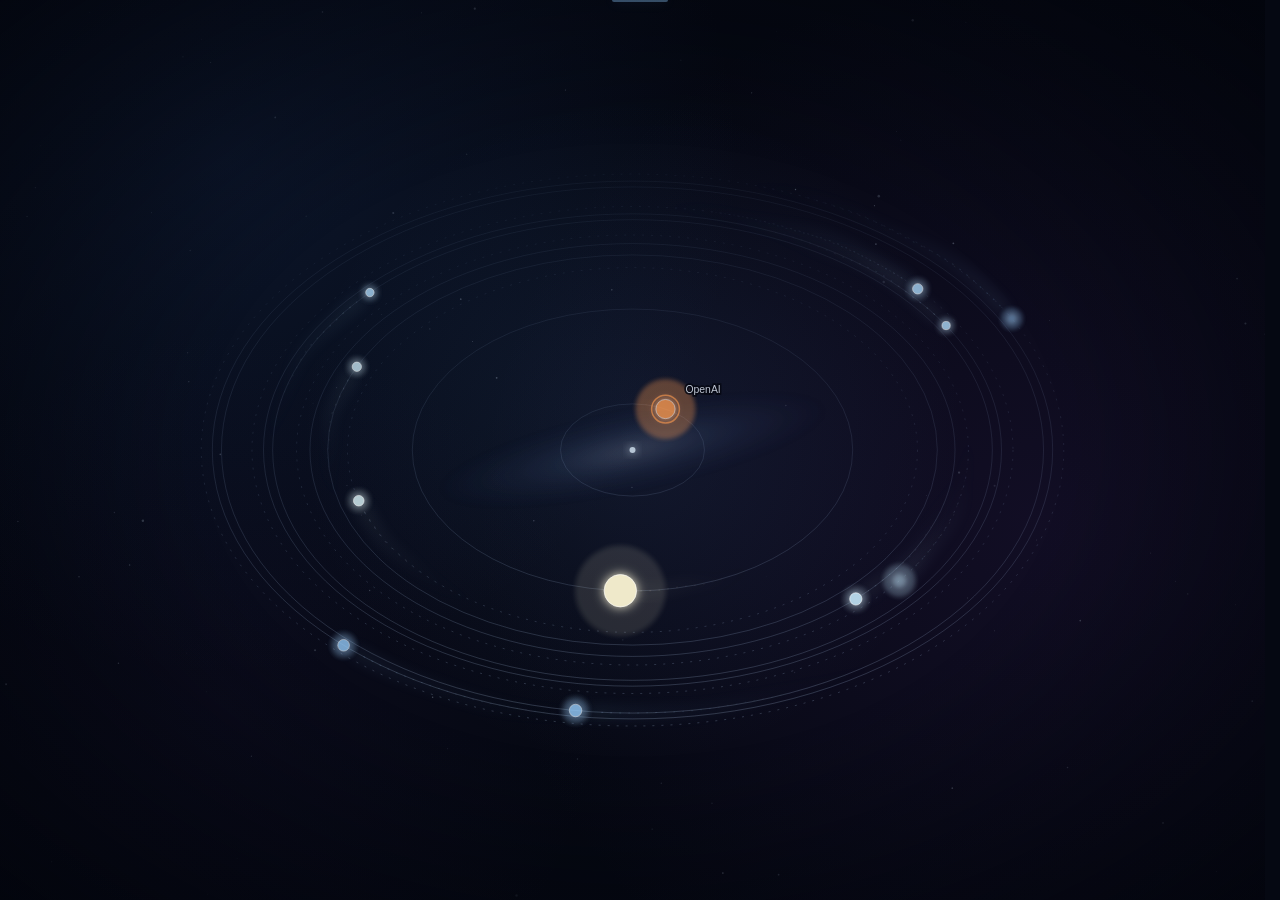
<file: outputs/index.html>
<!doctype html>
<html lang="en">
<head>
  <meta charset="utf-8">
  <meta name="viewport" content="width=device-width, initial-scale=1">
  <meta name="description" content="Analyzing neolabs.">
  <title>Space</title>
  <link rel="icon" href="data:image/svg+xml,%3Csvg xmlns='http://www.w3.org/2000/svg' viewBox='0 0 64 64'%3E%3Ctext y='54' font-size='54'%3E%F0%9F%8C%8C%3C/text%3E%3C/svg%3E">
  <link rel="stylesheet" href="site.css?v=space-detail-layer">
</head>
<body data-page="space">
  <header class="site-header space-chrome">
    <nav class="view-nav" aria-label="Views">
      <a class="is-current" href="index.html" data-view-link data-target="index.html">Space</a>
      <a href="radar-profiles.html" data-view-link data-target="radar-profiles.html">Radar</a>
      <a href="tech-web.html" data-view-link data-target="tech-web.html">Tech web</a>
    </nav>
  </header>
  <main class="view-main architecture-main">
    <section id="architecture-stage" class="architecture-stage" data-view="orbits" aria-label="Neolabs in concentric formation-time orbits">
      <svg class="architecture-svg" role="img"></svg>
      <div class="space-search" data-space-search>
        <form class="space-search-form" data-space-search-form role="search">
          <label class="space-search-label" for="space-lab-search">Search labs</label>
          <span class="space-search-icon" aria-hidden="true">⌕</span>
          <input id="space-lab-search" class="space-search-input" data-space-search-input type="search" autocomplete="off" spellcheck="false" placeholder="Search labs…" aria-controls="space-lab-search-results" aria-expanded="false">
          <kbd class="space-search-shortcut" aria-hidden="true">/</kbd>
        </form>
        <div id="space-lab-search-results" class="space-search-results" data-space-search-results role="listbox" aria-label="Matching labs" hidden></div>
      </div>
      <div class="space-axis-controls" role="group" aria-label="Space grid axes">
        <label class="space-axis-control-y">
          <select id="space-y-axis" aria-label="Y axis"></select>
        </label>
        <label class="space-axis-control-x">
          <select id="space-x-axis" aria-label="X axis"></select>
        </label>
      </div>
      <aside id="architecture-detail" class="star-detail" aria-live="polite" hidden>
        <button id="architecture-detail-close" class="star-detail-close" type="button" aria-label="Close lab details">×</button>
        <div id="architecture-confidence" class="star-detail-kicker"></div>
        <h2><a id="architecture-name" class="star-detail-title-link" target="_blank" rel="noopener noreferrer"></a></h2>
        <p id="architecture-note"></p>
        <div id="architecture-related-views" class="star-related-views" aria-label="Related views">
          <a id="architecture-radar-link" class="mini-view-card" href="radar-profiles.html">
            <span class="mini-view-label">Radar profile</span>
            <svg class="mini-view-svg mini-radar-svg" viewBox="0 0 160 90" role="img" aria-label="Radar profile snapshot"></svg>
          </a>
          <a id="architecture-tech-web-link" class="mini-view-card" href="tech-web.html">
            <span class="mini-view-label">Tech web</span>
            <svg class="mini-view-svg mini-tech-web-svg" viewBox="0 0 160 90" role="img" aria-label="Tech web snapshot"></svg>
          </a>
        </div>
        <div id="architecture-profile" class="star-metrics"></div>
        <div id="architecture-people" class="star-people"></div>
        <div id="architecture-funding" class="funding-table-wrap"></div>
      </aside>
      <div class="star-legend" aria-label="Space map legend">
        <span><i class="star-key star-key-core"></i>Core · amount raised</span>
        <span><i class="star-key star-key-halo"></i>Halo · latest valuation</span>
        <span><i class="star-age-scale"></i>Older · newer</span>
        <span><i class="star-key star-key-gas"></i>Diffusivity · disclosure confidence</span>
      </div>
      <p class="source-note last-updated space-last-updated" data-last-updated></p>
      <div class="space-chrome-cue" aria-hidden="true"></div>
    </section>
  </main>
  <script src="neolabs-data.js"></script>
  <script src="tech-web-data.js"></script>
  <script src="app.js?v=space-detail-layer"></script>
</body>
</html>
</file>
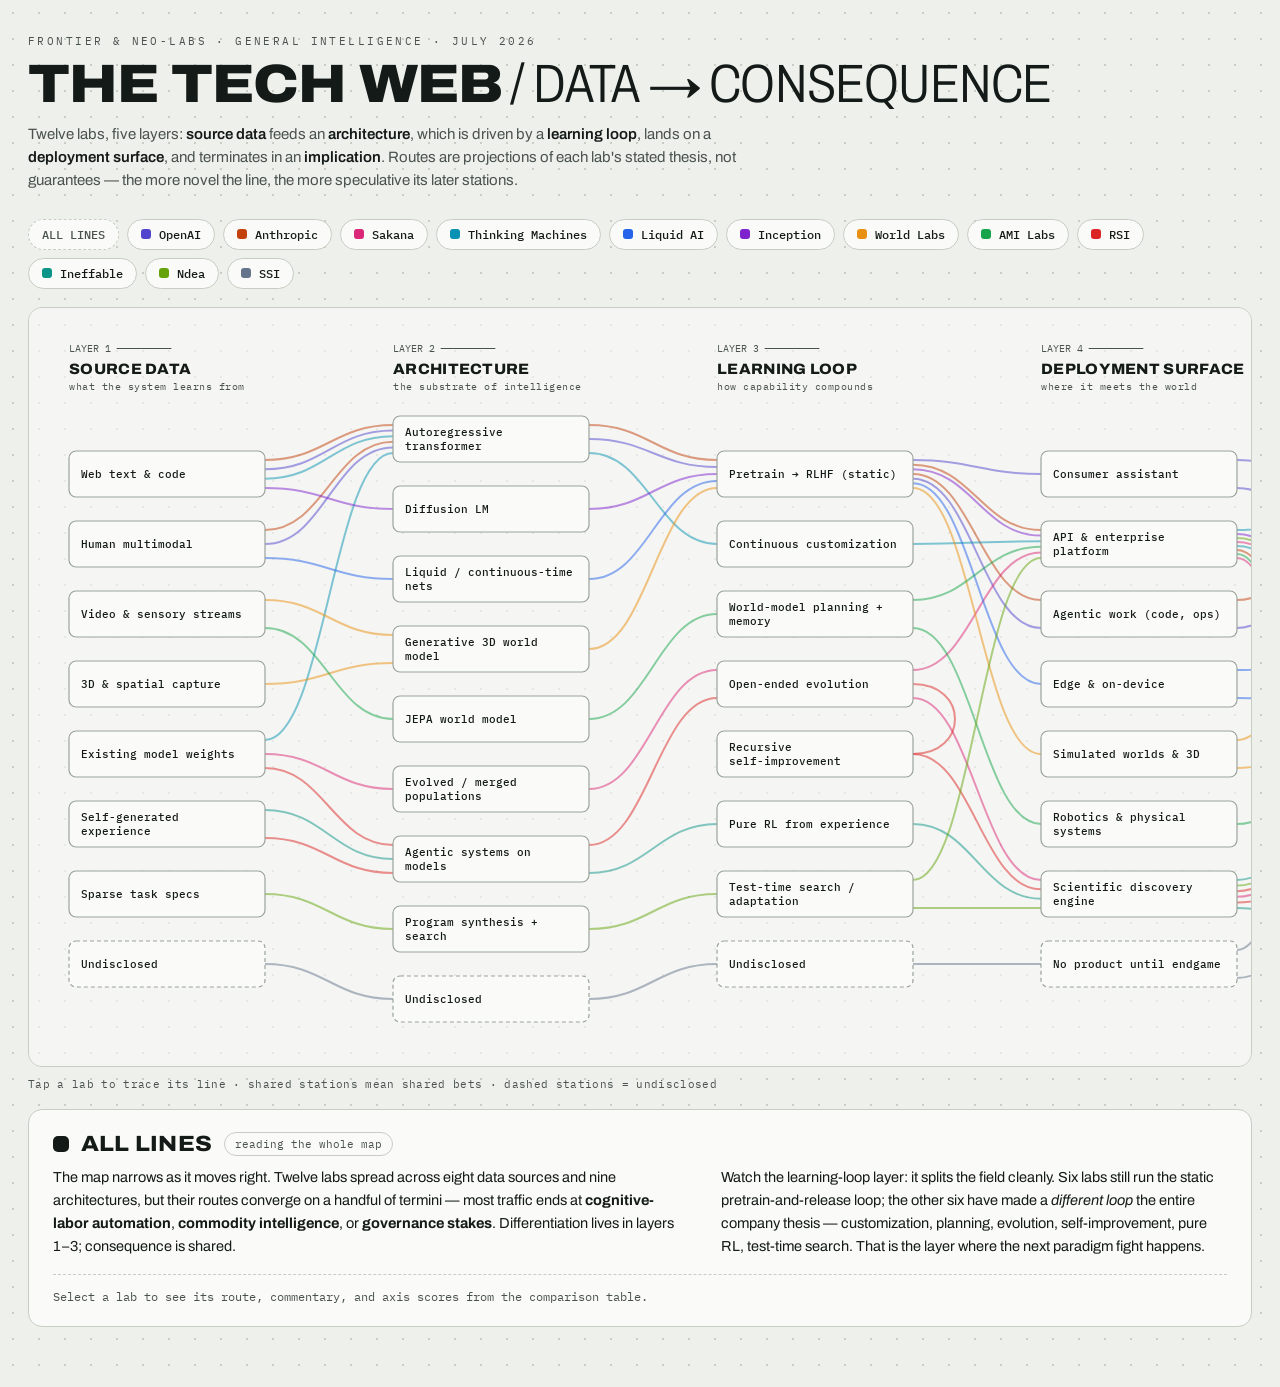
<file: assets/tech-web.html>
<!DOCTYPE html>
<html lang="en">
<head>
<meta charset="UTF-8">
<meta name="viewport" content="width=device-width, initial-scale=1.0">
<title>The Tech Web — Twelve Bets on General Intelligence</title>
<link rel="preconnect" href="https://fonts.googleapis.com">
<link href="https://fonts.googleapis.com/css2?family=Archivo:wdth,wght@62..125,300..900&family=IBM+Plex+Mono:wght@400;500;600&display=swap" rel="stylesheet">
<style>
  :root{
    --paper:#EEF0EB;
    --paper-2:#E6E9E2;
    --ink:#141A18;
    --ink-soft:#4A524E;
    --line:#C8CDC4;
    --node:#FAFBF8;
    --node-line:#9AA39B;
  }
  *{box-sizing:border-box;margin:0;padding:0}
  html,body{background:var(--paper);color:var(--ink);font-family:'Archivo',sans-serif}
  body{
    background-image:radial-gradient(circle, #C9CEC5 1px, transparent 1px);
    background-size:26px 26px;
    min-height:100vh;
  }
  .wrap{max-width:1640px;margin:0 auto;padding:34px 28px 60px}

  header .eyebrow{
    font-family:'IBM Plex Mono',monospace;font-size:11px;letter-spacing:.22em;
    text-transform:uppercase;color:var(--ink-soft);margin-bottom:10px;
  }
  header h1{
    font-stretch:112%;font-weight:850;font-size:clamp(30px,4.4vw,54px);
    line-height:.98;letter-spacing:-.015em;text-transform:uppercase;
  }
  header h1 .thin{font-weight:300;font-stretch:80%}
  header .sub{
    margin-top:12px;max-width:760px;font-size:15px;line-height:1.55;color:var(--ink-soft);
  }
  header .sub b{color:var(--ink);font-weight:600}

  /* legend chips */
  .legend{display:flex;flex-wrap:wrap;gap:8px;margin:26px 0 18px}
  .chip{
    display:inline-flex;align-items:center;gap:8px;
    font-family:'IBM Plex Mono',monospace;font-size:12px;font-weight:500;
    padding:7px 13px;border:1.5px solid var(--line);border-radius:999px;
    background:var(--node);color:var(--ink);cursor:pointer;
    transition:border-color .15s, background .15s, opacity .15s, transform .1s;
  }
  .chip .dot{width:10px;height:10px;border-radius:3px;background:var(--c)}
  .chip:hover{border-color:var(--c);transform:translateY(-1px)}
  .chip:focus-visible{outline:2px solid var(--ink);outline-offset:2px}
  .chip[aria-pressed="true"]{background:var(--c);border-color:var(--c);color:#fff}
  .chip[aria-pressed="true"] .dot{background:#fff}
  .chip.reset{border-style:dashed;color:var(--ink-soft)}
  body.has-selection .chip:not([aria-pressed="true"]):not(.reset){opacity:.45}

  /* map */
  .map-shell{
    border:1.5px solid var(--line);border-radius:14px;background:rgba(250,251,248,.6);
    overflow-x:auto;overflow-y:hidden;
    -webkit-overflow-scrolling:touch;
  }
  svg{display:block}
  .layer-head{font-stretch:105%;font-weight:800;font-size:15px;letter-spacing:.02em;text-transform:uppercase;fill:var(--ink)}
  .layer-sub{font-family:'IBM Plex Mono',monospace;font-size:10px;fill:var(--ink-soft);letter-spacing:.05em}
  .layer-num{font-family:'IBM Plex Mono',monospace;font-size:10px;fill:var(--ink-soft)}
  .node rect{fill:var(--node);stroke:var(--node-line);stroke-width:1.2;rx:7}
  .node.unk rect{stroke-dasharray:4 3}
  .node text{font-family:'IBM Plex Mono',monospace;font-size:11px;font-weight:500;fill:var(--ink)}
  .node.dim rect{opacity:.35}
  .node.dim text{opacity:.3}
  .node.lit rect{stroke:var(--ink);stroke-width:1.6}

  .edge{fill:none;stroke-linecap:round;transition:opacity .2s, stroke-width .2s}
  .edge.base{stroke-width:2;opacity:.5}
  .edge.faded{opacity:.05}
  .edge.lit{stroke-width:3.6;opacity:1}
  @media (prefers-reduced-motion: no-preference){
    .edge.lit.animate{stroke-dasharray:8 6;animation:flow 1.2s linear infinite}
    @keyframes flow{to{stroke-dashoffset:-14}}
  }

  /* narrative panel */
  .panel{
    margin-top:18px;border:1.5px solid var(--line);border-radius:14px;
    background:var(--node);padding:22px 24px;
    display:grid;grid-template-columns:minmax(0,1.25fr) minmax(0,1fr);gap:10px 36px;
  }
  .panel .title-row{display:flex;align-items:center;gap:12px;grid-column:1/-1}
  .panel .swatch{width:16px;height:16px;border-radius:5px;background:var(--c,var(--ink))}
  .panel h2{font-stretch:110%;font-weight:800;font-size:22px;text-transform:uppercase;letter-spacing:.01em}
  .panel .tag{
    font-family:'IBM Plex Mono',monospace;font-size:11px;color:var(--ink-soft);
    border:1px solid var(--line);border-radius:999px;padding:4px 10px;white-space:nowrap;
  }
  .panel .route{
    font-family:'IBM Plex Mono',monospace;font-size:12px;line-height:1.9;color:var(--ink);
  }
  .panel .route .arrow{color:var(--ink-soft);padding:0 4px}
  .panel .route .stn{background:var(--paper-2);border-radius:4px;padding:2px 7px;white-space:nowrap;display:inline-block;margin:2px 0}
  .panel .commentary{font-size:14.5px;line-height:1.6;color:var(--ink)}
  .panel .commentary p+p{margin-top:10px}
  .panel .scores{
    grid-column:1/-1;margin-top:6px;padding-top:14px;border-top:1px dashed var(--line);
    font-family:'IBM Plex Mono',monospace;font-size:11.5px;color:var(--ink-soft);
    display:flex;flex-wrap:wrap;gap:8px 22px;
  }
  .panel .scores b{color:var(--ink);font-weight:600}
  .hint{font-family:'IBM Plex Mono',monospace;font-size:11px;color:var(--ink-soft);margin-top:10px;letter-spacing:.03em}

  @media (max-width:860px){
    .panel{grid-template-columns:1fr}
    .wrap{padding:24px 14px 50px}
  }
</style>
</head>
<body>
<div class="wrap">
  <header>
    <div class="eyebrow">Frontier &amp; neo-labs · general intelligence · July 2026</div>
    <h1>The Tech Web<span class="thin"> / data → consequence</span></h1>
    <p class="sub">Twelve labs, five layers: <b>source data</b> feeds an <b>architecture</b>, which is driven by a <b>learning loop</b>, lands on a <b>deployment surface</b>, and terminates in an <b>implication</b>. Routes are projections of each lab's stated thesis, not guarantees — the more novel the line, the more speculative its later stations.</p>
  </header>

  <div class="legend" id="legend" role="toolbar" aria-label="Select a lab to trace its route"></div>

  <div class="map-shell"><svg id="map" role="img" aria-label="Layered route map of AI labs from source data to implications"></svg></div>
  <div class="hint">Tap a lab to trace its line · shared stations mean shared bets · dashed stations = undisclosed</div>

  <div class="panel" id="panel"></div>
</div>

<script>
(function(){
  var COLW = 196, XGAP = 128, TOP = 108, PITCH = 70, NH = 46;

  var layers = [
    {name:"Source data", sub:"what the system learns from", nodes:[
      {id:"d_text",  label:"Web text & code"},
      {id:"d_multi", label:"Human multimodal"},
      {id:"d_video", label:"Video & sensory streams"},
      {id:"d_3d",    label:"3D & spatial capture"},
      {id:"d_models",label:"Existing model weights"},
      {id:"d_exp",   label:"Self-generated experience"},
      {id:"d_tasks", label:"Sparse task specs"},
      {id:"d_unk",   label:"Undisclosed", unk:true}
    ]},
    {name:"Architecture", sub:"the substrate of intelligence", nodes:[
      {id:"a_ar",    label:"Autoregressive transformer"},
      {id:"a_diff",  label:"Diffusion LM"},
      {id:"a_liquid",label:"Liquid / continuous-time nets"},
      {id:"a_wm3d",  label:"Generative 3D world model"},
      {id:"a_jepa",  label:"JEPA world model"},
      {id:"a_evo",   label:"Evolved / merged populations"},
      {id:"a_agent", label:"Agentic systems on models"},
      {id:"a_ps",    label:"Program synthesis + search"},
      {id:"a_unk",   label:"Undisclosed", unk:true}
    ]},
    {name:"Learning loop", sub:"how capability compounds", nodes:[
      {id:"l_pretrain",label:"Pretrain → RLHF (static)"},
      {id:"l_finetune",label:"Continuous customization"},
      {id:"l_plan",  label:"World-model planning + memory"},
      {id:"l_open",  label:"Open-ended evolution"},
      {id:"l_self",  label:"Recursive self-improvement"},
      {id:"l_rl",    label:"Pure RL from experience"},
      {id:"l_tts",   label:"Test-time search / adaptation"},
      {id:"l_unk",   label:"Undisclosed", unk:true}
    ]},
    {name:"Deployment surface", sub:"where it meets the world", nodes:[
      {id:"s_chat",  label:"Consumer assistant"},
      {id:"s_api",   label:"API & enterprise platform"},
      {id:"s_agents",label:"Agentic work (code, ops)"},
      {id:"s_edge",  label:"Edge & on-device"},
      {id:"s_sim",   label:"Simulated worlds & 3D"},
      {id:"s_robot", label:"Robotics & physical systems"},
      {id:"s_sci",   label:"Scientific discovery engine"},
      {id:"s_none",  label:"No product until endgame", unk:true}
    ]},
    {name:"Implication", sub:"business · economy · society · politics", nodes:[
      {id:"i_labor",  label:"Cognitive-labor automation"},
      {id:"i_capital",label:"Compute-capital concentration"},
      {id:"i_cheap",  label:"Commodity intelligence"},
      {id:"i_phys",   label:"Physical-economy automation"},
      {id:"i_sci",    label:"Compounding R&D acceleration"},
      {id:"i_gov",    label:"Alignment & governance stakes"},
      {id:"i_geo",    label:"National-champion geopolitics"}
    ]}
  ];

  var labs = [
    {id:"openai", name:"OpenAI", color:"#5145CD", tag:"scaled LLM + RL, product-led",
      edges:[["d_text","a_ar"],["d_multi","a_ar"],["a_ar","l_pretrain"],["l_pretrain","s_chat"],["l_pretrain","s_agents"],["s_chat","i_labor"],["s_agents","i_labor"],["s_chat","i_capital"]],
      scores:"readiness 3 · target 3 · data 1 · compute 1 · adapt 2 · control 2",
      text:["The incumbent mainline: internet-scale text and multimodal data into autoregressive transformers, refined by the static pretrain-then-RLHF loop, deployed as the largest consumer assistant and a growing agentic layer.","Projected terminus is broad cognitive-labor automation — funded by, and reinforcing, historic concentration of compute capital. The exposed flank is the learning loop: no continual learning means every gain ships as a discrete retrain."]},
    {id:"anthropic", name:"Anthropic", color:"#C2410C", tag:"same paradigm, safety-first",
      edges:[["d_text","a_ar"],["d_multi","a_ar"],["a_ar","l_pretrain"],["l_pretrain","s_api"],["l_pretrain","s_agents"],["s_agents","i_labor"],["s_api","i_gov"]],
      scores:"readiness 3 · target 3 · data 1 · compute 1–2 · adapt 2 · control 3",
      text:["Runs the same track as OpenAI through data, architecture, and loop, but branches at deployment: enterprise API and agentic work (notably coding) over consumer scale.","Its distinctive terminal station is governance — constitutional training and interpretability are a bet that whoever solves controllability shapes the rules of the transition, not just the market."]},
    {id:"sakana", name:"Sakana", color:"#DB2777", tag:"evolutionary merging, collective intelligence",
      edges:[["d_models","a_evo"],["a_evo","l_open"],["l_open","s_api"],["l_open","s_sci"],["s_api","i_cheap"],["s_api","i_geo"],["s_sci","i_sci"]],
      scores:"readiness 2 · target 2 · data 3 · compute 3 · adapt 2 · control 1",
      text:["The only line whose source data is other models: evolution and merging over existing weights, skipping frontier pretraining entirely. The loop is open-ended search rather than gradient descent at scale.","Deploys into Japanese enterprise and automated science (AI Scientist), terminating in commodity intelligence and national-champion geopolitics — Japan's sovereign bet. Weak station: auditing what evolution built."]},
    {id:"tml", name:"Thinking Machines", color:"#0891B2", tag:"multimodal + RL customization",
      edges:[["d_text","a_ar"],["d_models","a_ar"],["a_ar","l_finetune"],["l_finetune","s_api"],["s_api","i_cheap"],["s_api","i_labor"]],
      scores:"readiness 2 · target 3 · data 2 · compute 2 · adapt 2–3 · control 2–3",
      text:["Orthodox architecture, heterodox loop: the thesis is that the frontier moves from monolithic releases to continuous, per-customer customization — Tinker as fine-tuning infrastructure, with reproducibility and determinism as research pillars.","If customization is the moat, the implication forks: intelligence commoditizes downward while still automating cognitive work. The open question is whether a loop advantage survives without owning a frontier base model."]},
    {id:"liquid", name:"Liquid AI", color:"#2563EB", tag:"liquid neural networks, edge-first",
      edges:[["d_multi","a_liquid"],["a_liquid","l_pretrain"],["l_pretrain","s_edge"],["s_edge","i_cheap"],["s_edge","i_phys"]],
      scores:"readiness 2–3 · target 1–2 · data 2 · compute 3 · adapt 3 · control 2",
      text:["A genuinely different substrate — continuous-time dynamical networks whose behavior adapts at inference — trained conventionally but deployed where transformers can't go: phones, vehicles, sensors, machines.","Terminates in commodity intelligence and physical-economy automation from the bottom up. It is not an AGI line; it is the line that makes intelligence ambient and cheap at the edge."]},
    {id:"inception", name:"Inception", color:"#7E22CE", tag:"diffusion language models",
      edges:[["d_text","a_diff"],["a_diff","l_pretrain"],["l_pretrain","s_api"],["s_api","i_cheap"]],
      scores:"readiness 2 · target 1–2 · data 1 · compute 3 · adapt 2 · control 2–3",
      text:["Same data, different generator: diffusion in place of left-to-right decoding, buying parallel generation, native infilling, and order-of-magnitude throughput (Mercury).","The shortest route on the map — a single clean terminus at commodity intelligence. Its strategic role may be as a paradigm the incumbents absorb rather than a lab that outruns them."]},
    {id:"worldlabs", name:"World Labs", color:"#EA9010", tag:"spatial intelligence, 3D world models",
      edges:[["d_video","a_wm3d"],["d_3d","a_wm3d"],["a_wm3d","l_pretrain"],["l_pretrain","s_sim"],["s_sim","i_phys"],["s_sim","i_labor"]],
      scores:"readiness 2 · target 2 · data 1 · compute 1–2 · adapt 1–2 · control 2–3",
      text:["Sources the data language models ignore — video and 3D capture — into generative world models, shipped as persistent, editable environments (Marble).","Near-term terminus is creative-industry automation; the longer arc runs through simulation as the training ground for robotics, making it upstream infrastructure for physical-economy automation."]},
    {id:"ami", name:"AMI Labs", color:"#16A34A", tag:"JEPA world models, objective-driven",
      edges:[["d_video","a_jepa"],["a_jepa","l_plan"],["l_plan","s_robot"],["l_plan","s_api"],["s_robot","i_phys"],["s_api","i_geo"]],
      scores:"readiness 0–1 · target 3 · data 2–3 · compute 2 · adapt 3 · control 3*",
      text:["LeCun's contrarian line: learn abstract world representations from video and sensory streams (JEPA, non-generative), and replace the static release loop with planning, persistent memory, and modular domain world models — explicitly not LLMs, explicitly ~5 years from product.","Projected surfaces are robotics and vertical enterprise systems; termini are physical-economy automation and European sovereignty. Controllability-by-construction is the claim that most needs proving."]},
    {id:"rsi", name:"RSI", color:"#DC2626", tag:"open-endedness → self-improvement",
      edges:[["d_models","a_agent"],["d_exp","a_agent"],["a_agent","l_open"],["l_open","l_self"],["l_self","s_sci"],["s_sci","i_sci"],["s_sci","i_gov"]],
      scores:"readiness 0 · target 3 · data 2 · compute 1 · adapt 3 · control 0–1",
      text:["The only route with a station-to-station transfer inside a layer: open-ended evolutionary search is the vehicle intended to reach recursive self-improvement — AI that finds its own weaknesses, designs fixes, and applies them without a human in the loop.","Deploys, if it works, as an automated research engine; terminates simultaneously at compounding R&D and at the sharpest governance stakes on the map. The route's premise and its risk are the same station."]},
    {id:"ineffable", name:"Ineffable", color:"#0D9488", tag:"pure RL superlearner",
      edges:[["d_exp","a_agent"],["a_agent","l_rl"],["l_rl","s_sci"],["s_sci","i_sci"],["s_sci","i_geo"]],
      scores:"readiness 0 · target 3 · data 3/1 · compute 1 · adapt 3 · control 1",
      text:["Silver's line begins where every other line's data ends: no human corpus at all. Experience generated in simulation and self-play feeds RL-native agents in a continual learning loop — pretraining is skipped on principle.","Projected surface is discovery beyond human knowledge; termini are compounding science and UK sovereign geopolitics (Nvidia partnership, UK sovereign fund). Reward specification at superhuman capability is the unbuilt bridge."]},
    {id:"ndea", name:"Ndea", color:"#65A30D", tag:"program synthesis + guided search",
      edges:[["d_tasks","a_ps"],["a_ps","l_tts"],["l_tts","s_sci"],["l_tts","s_api"],["s_api","i_cheap"],["s_sci","i_sci"]],
      scores:"readiness 0–1 · target 3 · data 3 · compute 2–3 · adapt 3 · control 2–3",
      text:["Chollet's route inverts the data layer: intelligence measured by how little data is needed. Sparse task specifications drive neural-guided program synthesis, with adaptation happening at test time rather than in training.","Synthesized programs are readable and verifiable — the most inspectable line on the map. Termini: efficient commodity intelligence and, ultimately, a factory for scientific advancement."]},
    {id:"ssi", name:"SSI", color:"#64748B", tag:"straight shot to safe superintelligence",
      edges:[["d_unk","a_unk"],["a_unk","l_unk"],["l_unk","s_none"],["s_none","i_gov"],["s_none","i_capital"]],
      scores:"readiness 0 · target 3 · data ? · compute 1 · adapt ? · control 3-as-goal",
      text:["The dashed line: every technical station is undisclosed by design, and the deployment surface is deliberately empty until the end state. What is public is the destination — superintelligence with safety as the founding constraint — and the frontier-scale capital being consumed to get there.","Its map presence is therefore almost purely implicational: it raises governance stakes and compute concentration without touching a market on the way."]}
  ];

  // ---- layout ----
  var maxCount = 0;
  layers.forEach(function(L){ if(L.nodes.length>maxCount) maxCount=L.nodes.length; });
  var nodeById = {};
  layers.forEach(function(L, li){
    var x = 40 + li*(COLW+XGAP);
    var offset = (maxCount - L.nodes.length)*PITCH/2;
    L.nodes.forEach(function(n, ni){
      n.x = x; n.y = TOP + offset + ni*PITCH; n.layer = li;
      nodeById[n.id] = n;
    });
  });
  var W = 40 + layers.length*(COLW+XGAP) - XGAP + 40;
  var H = TOP + maxCount*PITCH + 20;

  var svg = document.getElementById('map');
  svg.setAttribute('viewBox','0 0 '+W+' '+H);
  svg.setAttribute('width', W); svg.setAttribute('height', H);
  var NS = 'http://www.w3.org/2000/svg';
  function el(tag, attrs, parent){
    var e = document.createElementNS(NS, tag);
    for(var k in attrs) e.setAttribute(k, attrs[k]);
    (parent||svg).appendChild(e); return e;
  }

  // layer headers
  layers.forEach(function(L, li){
    var x = 40 + li*(COLW+XGAP);
    var t = el('text',{x:x,y:44,'class':'layer-num'}); t.textContent = 'LAYER '+(li+1)+' ─────────';
    var h = el('text',{x:x,y:66,'class':'layer-head'}); h.textContent = L.name;
    var s = el('text',{x:x,y:82,'class':'layer-sub'}); s.textContent = L.sub;
  });

  // ---- ports: spread edge endpoints across node edges ----
  var allEdges = [];
  labs.forEach(function(lab){
    lab.edges.forEach(function(pair){
      allEdges.push({lab:lab, from:nodeById[pair[0]], to:nodeById[pair[1]]});
    });
  });
  var outsByNode = {}, insByNode = {};
  allEdges.forEach(function(e){
    (outsByNode[e.from.id] = outsByNode[e.from.id]||[]).push(e);
    (insByNode[e.to.id]   = insByNode[e.to.id]  ||[]).push(e);
  });
  function assignPorts(map, key){
    for(var id in map){
      var list = map[id];
      list.sort(function(a,b){
        var na = key==='out'? a.to : a.from, nb = key==='out'? b.to : b.from;
        return (na.y-nb.y) || (a.lab.name<b.lab.name?-1:1);
      });
      var n = nodeById[id], pad = 9;
      list.forEach(function(e, i){
        var frac = list.length===1 ? .5 : pad/NH + (1-2*pad/NH)*i/(list.length-1);
        if(key==='out') e.sy = n.y + frac*NH; else e.ty = n.y + frac*NH;
      });
    }
  }
  assignPorts(outsByNode,'out'); assignPorts(insByNode,'in');

  // ---- draw edges (under nodes) ----
  var edgeGroup = el('g',{});
  allEdges.forEach(function(e){
    var d;
    if(e.from.layer === e.to.layer){ // intra-layer transfer (RSI: open→self)
      var x = e.from.x + COLW, y1 = e.from.y + NH*0.5, y2 = e.to.y + NH*0.5;
      d = 'M '+x+' '+y1+' C '+(x+56)+' '+y1+', '+(x+56)+' '+y2+', '+x+' '+y2;
    } else {
      var x1 = e.from.x + COLW, x2 = e.to.x;
      var mx = (x2-x1)*0.46;
      d = 'M '+x1+' '+e.sy+' C '+(x1+mx)+' '+e.sy+', '+(x2-mx)+' '+e.ty+', '+x2+' '+e.ty;
    }
    e.path = el('path',{d:d,'class':'edge base',stroke:e.lab.color,'data-lab':e.lab.id}, edgeGroup);
  });

  // ---- draw nodes ----
  var nodeEls = {};
  layers.forEach(function(L){
    L.nodes.forEach(function(n){
      var g = el('g',{'class':'node'+(n.unk?' unk':'')});
      el('rect',{x:n.x,y:n.y,width:COLW,height:NH,rx:7}, g);
      var words = n.label.split(' ');
      var lines = [];
      var cur = '';
      words.forEach(function(w){
        if((cur+' '+w).trim().length > 24){ lines.push(cur.trim()); cur = w; }
        else cur = (cur+' '+w);
      });
      if(cur.trim()) lines.push(cur.trim());
      lines.slice(0,2).forEach(function(ln, i){
        var ty = n.y + (lines.length===1 ? NH/2+4 : NH/2-3 + i*14);
        var t = el('text',{x:n.x+12,y:ty}, g);
        t.textContent = ln;
      });
      nodeEls[n.id] = g;
    });
  });

  // ---- legend ----
  var legend = document.getElementById('legend');
  var resetBtn = document.createElement('button');
  resetBtn.className = 'chip reset'; resetBtn.textContent = 'ALL LINES';
  resetBtn.setAttribute('aria-pressed','false');
  resetBtn.addEventListener('click', function(){ select(null); });
  legend.appendChild(resetBtn);
  labs.forEach(function(lab){
    var b = document.createElement('button');
    b.className = 'chip'; b.style.setProperty('--c', lab.color);
    b.setAttribute('aria-pressed','false'); b.dataset.lab = lab.id;
    b.innerHTML = '<span class="dot"></span>' + lab.name;
    b.addEventListener('click', function(){ select(selected===lab.id ? null : lab.id); });
    b.addEventListener('mouseenter', function(){ if(!selected) preview(lab.id); });
    b.addEventListener('mouseleave', function(){ if(!selected) preview(null); });
    legend.appendChild(b);
  });

  var selected = null;
  function paint(activeId, animate){
    allEdges.forEach(function(e){
      var cls = 'edge ';
      if(!activeId) cls += 'base';
      else if(e.lab.id===activeId) cls += 'lit' + (animate?' animate':'');
      else cls += 'faded';
      e.path.setAttribute('class', cls);
    });
    var litNodes = {};
    if(activeId){
      allEdges.forEach(function(e){
        if(e.lab.id===activeId){ litNodes[e.from.id]=1; litNodes[e.to.id]=1; }
      });
    }
    for(var id in nodeEls){
      var g = nodeEls[id];
      var base = 'node' + (nodeById[id].unk?' unk':'');
      if(!activeId) g.setAttribute('class', base);
      else g.setAttribute('class', base + (litNodes[id]?' lit':' dim'));
    }
    // raise lit edges
    if(activeId){
      allEdges.forEach(function(e){ if(e.lab.id===activeId) edgeGroup.appendChild(e.path); });
    }
  }
  function preview(id){ paint(id, false); }

  function routeString(lab){
    var byLayer = [[],[],[],[],[]];
    var seen = {};
    lab.edges.forEach(function(p){
      [p[0],p[1]].forEach(function(id){
        var n = nodeById[id];
        if(!seen[id]){ seen[id]=1; byLayer[n.layer].push(n.label); }
      });
    });
    return byLayer.map(function(arr){
      return arr.map(function(l){ return '<span class="stn">'+l+'</span>'; }).join(' + ');
    }).join('<span class="arrow">→</span>');
  }

  var panel = document.getElementById('panel');
  function renderPanel(lab){
    if(!lab){
      panel.style.removeProperty('--c');
      panel.innerHTML =
        '<div class="title-row"><span class="swatch"></span><h2>All lines</h2><span class="tag">reading the whole map</span></div>' +
        '<div class="commentary"><p>The map narrows as it moves right. Twelve labs spread across eight data sources and nine architectures, but their routes converge on a handful of termini — most traffic ends at <b>cognitive-labor automation</b>, <b>commodity intelligence</b>, or <b>governance stakes</b>. Differentiation lives in layers 1–3; consequence is shared.</p></div>' +
        '<div class="commentary"><p>Watch the learning-loop layer: it splits the field cleanly. Six labs still run the static pretrain-and-release loop; the other six have made a <em>different loop</em> the entire company thesis — customization, planning, evolution, self-improvement, pure RL, test-time search. That is the layer where the next paradigm fight happens.</p></div>' +
        '<div class="scores"><span>Select a lab to see its route, commentary, and axis scores from the comparison table.</span></div>';
      return;
    }
    panel.style.setProperty('--c', lab.color);
    panel.innerHTML =
      '<div class="title-row"><span class="swatch"></span><h2>'+lab.name+'</h2><span class="tag">'+lab.tag+'</span></div>' +
      '<div class="commentary"><p>'+lab.text[0]+'</p><p>'+lab.text[1]+'</p></div>' +
      '<div class="route">'+routeString(lab)+'</div>' +
      '<div class="scores"><span><b>Axis scores</b> — '+lab.scores+'</span></div>';
  }

  function select(id){
    selected = id;
    document.body.classList.toggle('has-selection', !!id);
    document.querySelectorAll('.chip').forEach(function(c){
      c.setAttribute('aria-pressed', String(c.dataset.lab===id));
    });
    paint(id, true);
    renderPanel(id ? labs.filter(function(l){return l.id===id;})[0] : null);
  }

  paint(null,false);
  renderPanel(null);
})();
</script>
</body>
</html>
</file>
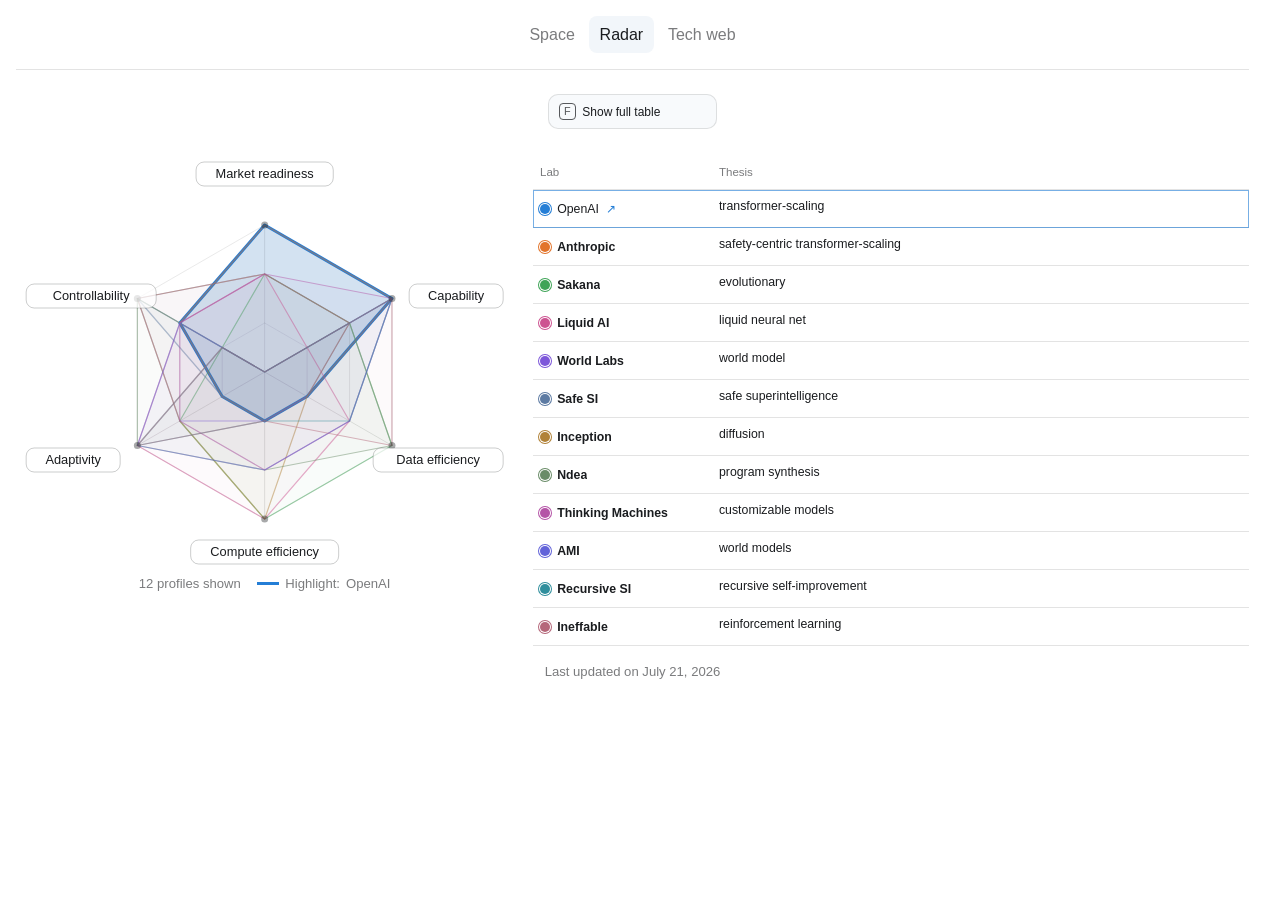
<file: outputs/radar-profiles.html>
<!doctype html>
<html lang="en">
<head>
  <meta charset="utf-8">
  <meta name="viewport" content="width=device-width, initial-scale=1">
    <meta name="description" content="Six-axis radar profiles for AI neolabs.">
  <title>Radar Profiles</title>
  <link rel="icon" href="data:image/svg+xml,%3Csvg xmlns='http://www.w3.org/2000/svg' viewBox='0 0 64 64'%3E%3Ctext y='54' font-size='54'%3E%F0%9F%93%A1%3C/text%3E%3C/svg%3E">
  <link rel="stylesheet" href="site.css?v=radar-axis-selection-state">
</head>
<body data-page="radar">
  <header class="site-header">
    <nav class="view-nav" aria-label="Views">
      <a href="index.html" data-view-link data-target="index.html">Space</a>
      <a class="is-current" href="radar-profiles.html" data-view-link data-target="radar-profiles.html">Radar</a>
      <a href="tech-web.html" data-view-link data-target="tech-web.html">Tech web</a>
    </nav>
  </header>
  <main class="view-main radar-main">
    <div class="radar-workspace">
      <div class="radar-table-heading">
        <span class="radar-mode-switch">
          <button id="radar-full-table-button" class="button radar-full-table-button" type="button" aria-label="Show full table (F)" aria-keyshortcuts="F" aria-controls="radar-lab-table-body" aria-pressed="false" title="Show full table (F)"><kbd>F</kbd><span>Show full table</span></button>
          <button id="radar-return-button" class="button radar-return-button" type="button" aria-label="Return to Radar view" aria-controls="radar-svg"><kbd>Esc</kbd><span>Radar View</span></button>
        </span>
      </div>
      <section class="radar-chart-column" aria-label="Radar comparison">
        <div class="radar-plot"><svg id="radar-svg" class="radar-svg" role="img" tabindex="-1"></svg></div>
        <div class="legend radar-legend"><span id="radar-cohort-label" class="muted"></span><span><i id="radar-selected-swatch" class="legend-line solid-line"></i><span>Highlight: <span id="radar-selected-label"></span></span></span></div>
      </section>
      <section class="radar-table-wrap">
        <table class="radar-table">
          <thead><tr><th scope="col">Lab</th><th scope="col">Thesis</th></tr></thead>
          <tbody id="radar-lab-table-body"></tbody>
        </table>
      </section>
    </div>
    <p class="source-note last-updated" data-last-updated></p>
  </main>
  <script src="neolabs-data.js"></script>
  <script src="app.js?v=radar-axis-selection-state"></script>
</body>
</html>
</file>
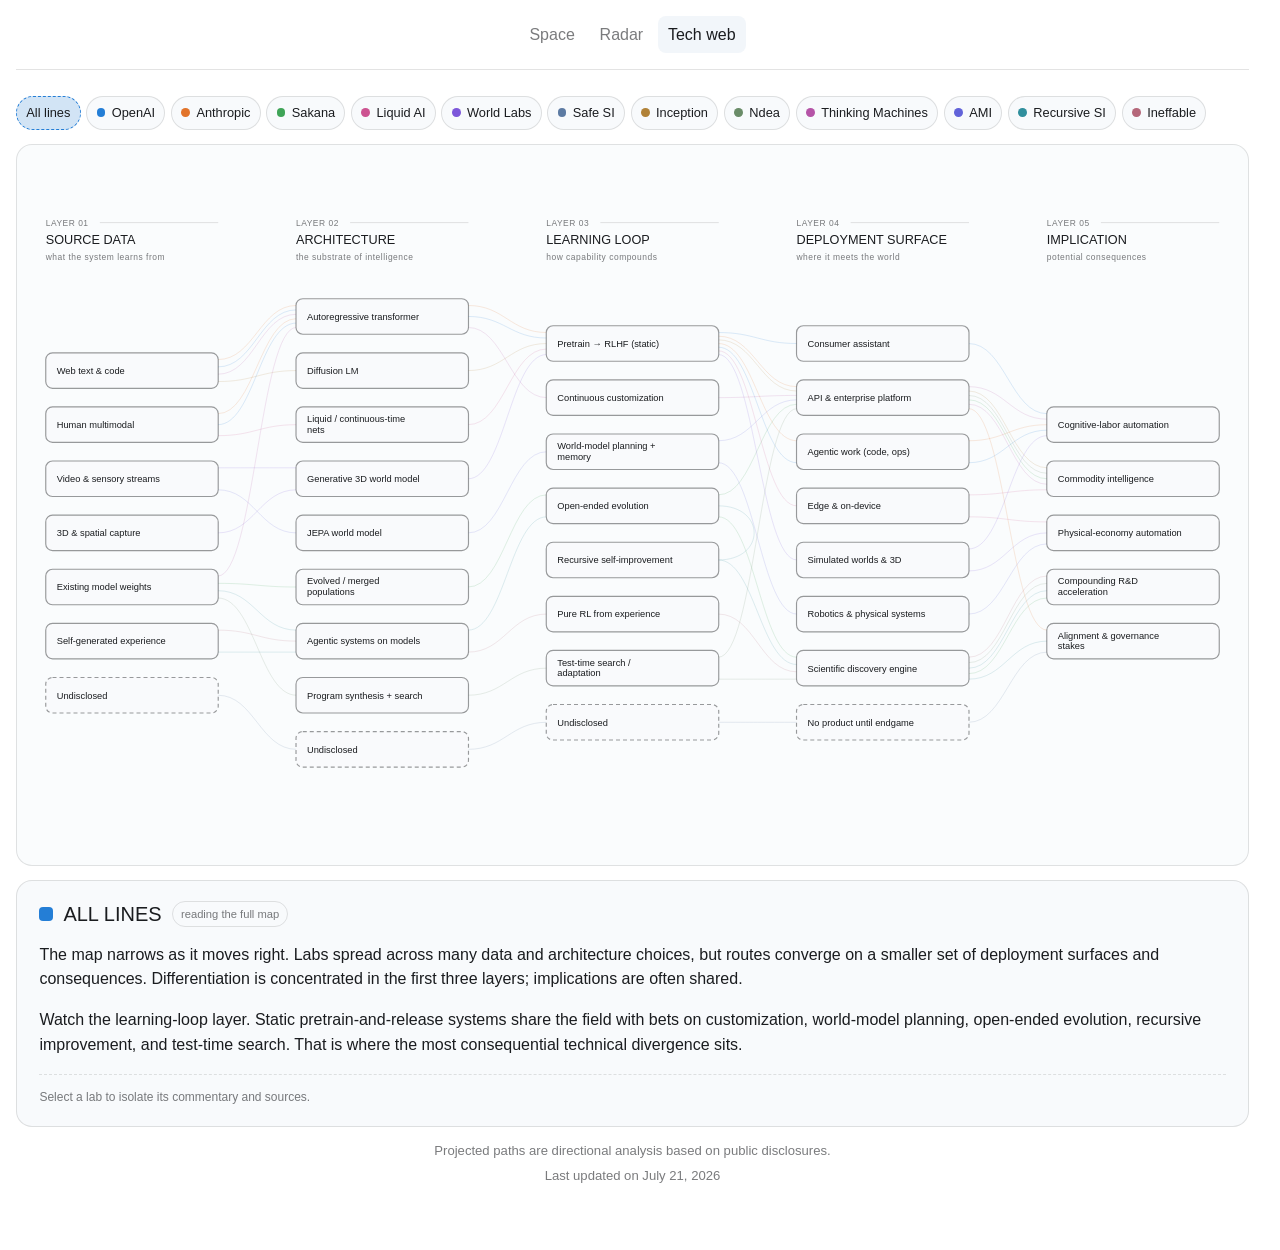
<file: outputs/tech-web.html>
<!doctype html>
<html lang="en">
<head>
  <meta charset="utf-8">
  <meta name="viewport" content="width=device-width, initial-scale=1">
  <meta name="description" content="Technology dependency web for AI neolabs.">
  <title>Tech Web</title>
  <link rel="icon" href="data:image/svg+xml,%3Csvg xmlns='http://www.w3.org/2000/svg' viewBox='0 0 64 64'%3E%3Ctext y='54' font-size='54'%3E%F0%9F%95%B8%3C/text%3E%3C/svg%3E">
  <link rel="stylesheet" href="site.css">
</head>
<body data-page="tech-web">
  <header class="site-header">
    <nav class="view-nav" aria-label="Views">
      <a href="index.html" data-view-link data-target="index.html">Space</a>
      <a href="radar-profiles.html" data-view-link data-target="radar-profiles.html">Radar</a>
      <a class="is-current" href="tech-web.html" data-view-link data-target="tech-web.html">Tech web</a>
    </nav>
  </header>
  <main class="view-main tech-web-main">
    <div id="web-legend" class="web-legend" role="toolbar" aria-label="Select a lab to trace its routes"></div>
    <section class="web-map-shell" aria-label="Layered route map of AI labs from source data to implications">
      <svg id="web-svg" class="web-svg" role="img" aria-label="Layered route map of AI labs from source data to implications"></svg>
    </section>
    <section id="web-panel" class="detail-card web-panel" aria-live="polite"></section>
    <p class="source-note">Projected paths are directional analysis based on public disclosures.</p>
    <p class="source-note last-updated" data-last-updated></p>
  </main>
  <script src="neolabs-data.js"></script>
  <script src="tech-web-data.js"></script>
  <script src="app.js"></script>
</body>
</html>
</file>
<file: outputs/site.css>
:root {
  --page-width: 1240px;
  --page-gutter: 1rem;
  --page-gutter-total: calc(var(--page-gutter) + var(--page-gutter));
  --page-pad-y: clamp(2rem, 5vw, 4rem);
  color-scheme: light dark;
  --background: light-dark(rgb(255 255 255), rgb(24 24 24));
  --foreground: light-dark(rgb(26 28 31), rgb(255 255 255));
  --surface: light-dark(rgb(248 250 252), rgb(35 35 35));
  --surface-strong: light-dark(rgb(242 246 250), rgb(43 43 43));
  --muted: light-dark(rgb(26 28 31 / 58%), rgb(255 255 255 / 62%));
  --border: light-dark(rgb(26 28 31 / 12%), rgb(255 255 255 / 13%));
  --primary: light-dark(rgb(36 126 214), rgb(131 195 255));
  --primary-foreground: light-dark(rgb(255 255 255), rgb(13 13 13));
  --series-1: var(--primary);
  --series-2: light-dark(rgb(226 116 43), rgb(245 154 86));
  --series-3: light-dark(rgb(63 164 87), rgb(116 213 139));
  --series-4: light-dark(rgb(205 83 145), rgb(240 143 192));
  --series-5: light-dark(rgb(125 87 218), rgb(170 145 239));
  --accent-1: light-dark(rgb(225 240 255), rgb(26 58 88));
  --accent-2: light-dark(rgb(255 238 222), rgb(78 53 32));
  --accent-3: light-dark(rgb(237 230 255), rgb(55 43 83));
  --font: -apple-system, BlinkMacSystemFont, "Segoe UI", sans-serif;
  --shadow: 0 14px 34px light-dark(rgb(30 60 90 / 8%), rgb(0 0 0 / 24%));
}

* { box-sizing: border-box; }
html { scrollbar-gutter: stable; }
html, body { margin: 0; min-height: 100%; }
body {
  background: var(--background);
  color: var(--foreground);
  font-family: var(--font);
  font-size: 16px;
  line-height: 1.5;
}
a { color: inherit; }
button, select { font: inherit; }
button, a, select { -webkit-tap-highlight-color: transparent; }
h1, h2, p { margin-top: 0; }
h1 {
  margin-bottom: .8rem;
  font-size: clamp(2rem, 4vw, 3.2rem);
  font-weight: 500;
  letter-spacing: -.04em;
  line-height: 1.04;
}
h2 { font-weight: 500; }
.muted, .source-note { color: var(--muted); }
.eyebrow {
  color: var(--primary);
  font-size: .82rem;
  font-weight: 600;
  letter-spacing: .08em;
  text-transform: uppercase;
}
.intro {
  max-width: 760px;
  margin-bottom: 0;
  color: var(--muted);
  font-size: clamp(1rem, 2vw, 1.15rem);
}

/* Landing page */
.index-main {
  width: min(var(--page-width), calc(100% - var(--page-gutter-total)));
  margin: 0 auto;
  padding: var(--page-pad-y) 0;
}
.index-main > h1 { max-width: 820px; margin-top: .65rem; }
.field-label {
  display: grid;
  gap: .4rem;
  min-width: 0;
  font-weight: 500;
}
.form-select {
  width: 100%;
  min-height: 2.7rem;
  padding: .58rem .7rem;
  border: 1px solid var(--border);
  border-radius: 10px;
  background: var(--background);
  color: var(--foreground);
}
.form-select:focus-visible, .button:focus-visible, .map-card:focus-visible, .view-nav a:focus-visible, .brand:focus-visible {
  outline: 3px solid color-mix(in srgb, var(--primary) 42%, transparent);
  outline-offset: 2px;
}
.map-cards {
  display: grid;
  grid-template-columns: repeat(3, minmax(0, 1fr));
  gap: 1rem;
  margin-top: 1rem;
}
.map-card {
  display: flex;
  min-height: 250px;
  flex-direction: column;
  justify-content: space-between;
  gap: 1.2rem;
  padding: 1.25rem;
  border: 1px solid var(--border);
  border-radius: 18px;
  background: var(--surface);
  text-decoration: none;
  transition: transform 160ms ease, border-color 160ms ease, box-shadow 160ms ease;
}
.map-card:hover {
  transform: translateY(-3px);
  border-color: var(--primary);
  box-shadow: var(--shadow);
}
.map-card > span:nth-child(2) { display: grid; gap: .45rem; }
.map-card strong { font-size: 1.25rem; font-weight: 500; }
.map-card small { color: var(--muted); font-size: .92rem; }
.map-icon {
  display: grid;
  width: 2.8rem;
  height: 2.8rem;
  place-items: center;
  border-radius: 12px;
  color: var(--primary);
  font-size: 1.25rem;
  font-weight: 500;
}
.map-icon-one { background: var(--accent-1); }
.map-icon-two { background: var(--accent-2); }
.map-icon-three { background: var(--accent-3); }
.open-label { color: var(--primary); font-size: .9rem; font-weight: 500; }
footer { margin-top: 2.5rem; color: var(--muted); font-size: .85rem; }

/* Shared visualization pages */
.site-header {
  display: flex;
  width: min(1500px, calc(100% - var(--page-gutter-total)));
  margin: 0 auto;
  padding: 1rem 0;
  align-items: center;
  justify-content: center;
  gap: 1rem;
  border-bottom: 1px solid var(--border);
}
.brand { color: var(--foreground); font-weight: 600; text-decoration: none; }
.view-nav { display: flex; flex-wrap: wrap; gap: .25rem; }
.view-nav a {
  padding: .42rem .65rem;
  border-radius: 8px;
  color: var(--muted);
  text-decoration: none;
}
.view-nav a:hover, .view-nav a.is-current { background: var(--surface-strong); color: var(--foreground); }
.view-main {
  display: grid;
  width: min(1500px, calc(100% - var(--page-gutter-total)));
  margin: 0 auto;
  padding: var(--page-pad-y) 0;
  gap: 1rem;
}
.page-heading { margin-bottom: .5rem; }
.page-heading h1 { margin-top: .55rem; }
.view-controls {
  display: flex;
  flex-wrap: wrap;
  align-items: end;
  justify-content: space-between;
  gap: .8rem;
}
.view-controls .field-label { width: min(22rem, 100%); }
.centered-control { justify-content: center; }
.toggle-label {
  display: inline-flex;
  align-items: center;
  min-height: 2.7rem;
  gap: .45rem;
  color: var(--foreground);
  font-weight: 500;
}
.toggle-label input {
  width: 1rem;
  height: 1rem;
  accent-color: var(--primary);
}
.toggle-label input:focus-visible {
  outline: 3px solid color-mix(in srgb, var(--primary) 42%, transparent);
  outline-offset: 2px;
}
.button-group { display: flex; flex-wrap: wrap; gap: .4rem; }
.button {
  min-height: 2.7rem;
  padding: .55rem .8rem;
  border: 1px solid var(--border);
  border-radius: 10px;
  background: var(--surface);
  color: var(--foreground);
  cursor: pointer;
}
.button[aria-pressed="true"] { background: var(--primary); color: var(--primary-foreground); border-color: var(--primary); }
.detail-card {
  padding: 1rem;
  border: 1px solid var(--border);
  border-radius: 16px;
  background: var(--surface);
}
.detail-card p { margin: 0; }
.badge {
  display: inline-flex;
  padding: .18rem .48rem;
  border-radius: 999px;
  background: var(--surface-strong);
  font-size: .82rem;
}
.legend {
  display: flex;
  flex-wrap: wrap;
  justify-content: center;
  gap: .45rem 1rem;
  color: var(--muted);
  font-size: .82rem;
}
.legend span { display: inline-flex; align-items: center; gap: .38rem; }
.source-note { margin: 0; text-align: center; font-size: .82rem; }
.source-note + .last-updated { margin-top: -.55rem; }
.legend-line { display: inline-block; width: 1.4rem; height: 0; }
.solid-primary { border-top: 2px solid var(--primary); }
.dashed-primary { border-top: 2px dashed var(--primary); }

/* Space map */
body[data-page="space"] {
  --background: light-dark(rgb(5 8 18), rgb(2 4 11));
  --foreground: light-dark(rgb(236 244 255), rgb(240 246 255));
  --surface: light-dark(rgb(13 20 39), rgb(10 15 29));
  --surface-strong: light-dark(rgb(20 30 53), rgb(16 24 43));
  --muted: light-dark(rgb(211 225 248 / 62%), rgb(214 227 250 / 62%));
  --border: light-dark(rgb(172 204 255 / 16%), rgb(172 204 255 / 15%));
  --primary: light-dark(rgb(143 201 255), rgb(149 205 255));
  --accent-1: light-dark(rgb(28 62 99), rgb(24 52 84));
  background:
    radial-gradient(circle at 18% 18%, rgb(39 76 139 / 20%), transparent 32rem),
    radial-gradient(circle at 82% 58%, rgb(91 47 142 / 15%), transparent 35rem),
    var(--background);
  height: 100dvh;
  overflow: hidden;
}
body[data-page="space"] .site-header {
  position: fixed;
  top: 0;
  left: 50%;
  z-index: 20;
  width: min(1500px, calc(100% - var(--page-gutter-total)));
  margin: 0;
  padding: 1rem 0 .85rem;
  border-bottom-color: rgb(179 211 255 / 12%);
  justify-content: center;
  background: linear-gradient(180deg, rgb(2 4 11 / 82%), rgb(2 4 11 / 34%) 72%, transparent);
  opacity: 0;
  pointer-events: none;
  filter: blur(3px);
  transform: translate(-50%, -8px);
  transition: opacity 280ms ease, filter 280ms ease, transform 280ms ease;
  backdrop-filter: blur(10px);
}
body[data-page="space"].space-chrome-visible .site-header {
  opacity: 1;
  pointer-events: auto;
  filter: none;
  transform: translate(-50%, 0);
}
body[data-page="space"] .view-nav a:hover,
body[data-page="space"] .view-nav a.is-current { background: rgb(179 211 255 / 9%); }
.space-search {
  position: fixed;
  top: 4.55rem;
  left: 50%;
  z-index: 20;
  width: min(27rem, calc(100% - 2rem));
  overflow: hidden;
  border: 1px solid rgb(179 211 255 / 19%);
  border-radius: 999px;
  background: rgb(8 14 27 / 86%);
  box-shadow: 0 12px 35px rgb(0 0 0 / 24%);
  opacity: 0;
  filter: blur(3px);
  pointer-events: none;
  transform: translateX(-50%) translateY(-8px);
  transition: opacity 280ms ease, filter 280ms ease, transform 280ms ease, border-radius 160ms ease;
  backdrop-filter: blur(16px) saturate(125%);
}
.space-search:has(.space-search-results:not([hidden])) { border-radius: 15px; }
body[data-page="space"].space-chrome-visible .space-search,
body[data-page="space"] .space-search.space-search-visible,
.space-search:focus-within { opacity: 1; filter: none; pointer-events: auto; transform: translateX(-50%); }
.space-search-form { position: relative; display: flex; min-height: 2.65rem; align-items: center; background: transparent; }
.space-search-label { position: absolute; width: 1px; height: 1px; overflow: hidden; clip: rect(0 0 0 0); clip-path: inset(50%); white-space: nowrap; }
.space-search-icon { margin-left: .82rem; color: var(--primary); font-size: 1.15rem; line-height: 1; }
.space-search-input { min-width: 0; height: 2.55rem; flex: 1; padding: .45rem .65rem; border: 0; outline: 0; background: transparent; color: var(--foreground); font-size: .84rem; }
.space-search-input::placeholder { color: var(--muted); }
.space-search-shortcut { margin-right: .65rem; padding: .08rem .36rem; border: 1px solid rgb(179 211 255 / 22%); border-radius: 5px; color: var(--muted); font-size: .68rem; }
.space-search-results { display: grid; max-height: min(18rem, 45vh); gap: .15rem; overflow: auto; padding: .35rem; border-top: 1px solid rgb(179 211 255 / 13%); background: transparent; }
.space-search-results[hidden] { display: none; }
.space-search-result { display: flex; width: 100%; align-items: center; justify-content: space-between; gap: .75rem; padding: .48rem .6rem; border: 0; border-radius: 8px; background: transparent; color: var(--foreground); cursor: pointer; text-align: left; }
.space-search-result:hover, .space-search-result.is-active { background: rgb(179 211 255 / 10%); }
.space-search-result small { overflow: hidden; color: var(--muted); font-size: .68rem; text-overflow: ellipsis; white-space: nowrap; }
body[data-page="space"].space-grid-view .space-search { opacity: 1; filter: none; pointer-events: auto; transform: translateX(-50%); }
.space-axis-controls { position: absolute; inset: 0; z-index: 7; pointer-events: none; opacity: 0; filter: blur(3px); transition: opacity 280ms ease, filter 280ms ease; }
body[data-page="space"].space-chrome-visible .space-axis-controls { opacity: 1; filter: none; }
.space-axis-controls label { position: absolute; display: block; pointer-events: auto; }
.space-axis-control-y { top: 50%; left: .75rem; transform: translateY(-50%); }
.space-axis-control-x { bottom: max(5.5rem, calc(env(safe-area-inset-bottom) + 3.85rem)); left: 50%; transform: translateX(-50%); }
.space-axis-controls select { width: min(11rem, 18vw); min-height: 2.15rem; padding: .32rem 1.75rem .32rem .55rem; border: 1px solid rgb(179 211 255 / 16%); border-radius: 8px; background: rgb(8 14 27 / 72%); color: var(--foreground); cursor: pointer; font-size: .76rem; }
.space-axis-controls select:focus-visible { outline: 3px solid color-mix(in srgb, var(--primary) 42%, transparent); outline-offset: 2px; }
.space-axis-controls select.is-awaiting-selection {
  border-color: color-mix(in srgb, var(--primary) 78%, white 22%);
  box-shadow: 0 0 0 2px color-mix(in srgb, var(--primary) 32%, transparent), 0 0 18px color-mix(in srgb, var(--primary) 58%, transparent);
  animation: space-axis-selection-cue 1.6s ease-in-out infinite;
}
@keyframes space-axis-selection-cue {
  50% { box-shadow: 0 0 0 3px color-mix(in srgb, var(--primary) 46%, transparent), 0 0 28px color-mix(in srgb, var(--primary) 72%, transparent); }
}
.architecture-main { width: 100%; height: 100dvh; margin: 0; padding: 0; gap: 0; }
.architecture-stage {
  position: relative;
  width: 100%;
  height: 100dvh;
  min-width: 0;
  overflow: hidden;
  padding: 0;
  background:
    radial-gradient(circle at 50% 48%, rgb(82 126 194 / 13%), transparent 42%),
    radial-gradient(circle at 18% 78%, rgb(72 46 132 / 8%), transparent 30%);
}
.architecture-stage::after { position: absolute; inset: 0; z-index: 2; background: radial-gradient(ellipse at center, transparent 48%, rgb(2 4 11 / 72%) 100%); content: ""; pointer-events: none; }
.architecture-svg, .radar-svg, .web-svg { display: block; width: 100%; color: var(--foreground); }
.architecture-svg {
  position: relative;
  z-index: 1;
  height: 100%;
}
.architecture-svg .background-stars { pointer-events: none; }
.architecture-svg .background-star { fill: rgb(219 235 255); }
.architecture-svg .background-star.is-twinkling { animation: background-star-twinkle var(--twinkle-duration) ease-in-out var(--twinkle-delay) infinite; }
.architecture-svg .galactic-nebula,
.architecture-svg .nebula-trails { pointer-events: none; mix-blend-mode: screen; }
.architecture-svg .galactic-core-haze { fill: url(#galactic-core-gradient); filter: url(#nebula-soft); opacity: .85; }
.architecture-svg .system-orbits { pointer-events: none; }
.architecture-svg .system-orbit-ring { fill: none; stroke: url(#orbit-depth-gradient); stroke-width: .8; vector-effect: non-scaling-stroke; }
.architecture-svg .system-orbit-ring:nth-child(3n) { stroke-dasharray: 2 7; }
.architecture-svg .system-barycenter { fill: rgb(225 242 255 / 72%); filter: url(#star-glow); }
.architecture-svg .galactic-nebula,
.architecture-svg .system-orbits,
.architecture-svg .nebula-trails { transition: opacity 650ms ease, filter 650ms ease; }
.architecture-stage[data-view="grid"] .architecture-svg .galactic-nebula,
.architecture-stage[data-view="grid"] .architecture-svg .system-orbits,
.architecture-stage[data-view="grid"] .architecture-svg .nebula-trails { opacity: 0; filter: blur(5px); }
.architecture-svg .space-grid { opacity: 0; pointer-events: none; transition: opacity 650ms ease; }
.architecture-stage[data-view="grid"] .architecture-svg .space-grid { opacity: 1; }
.architecture-svg .space-grid-line { stroke: rgb(179 211 255 / 13%); stroke-width: 1; vector-effect: non-scaling-stroke; }
.architecture-svg .space-grid-line.is-axis { stroke: rgb(179 211 255 / 30%); }
.architecture-svg .space-grid-tick { fill: var(--muted); paint-order: stroke; stroke: rgb(2 4 11 / 82%); stroke-width: 3px; }
.architecture-svg .space-grid-tick { font-size: .68rem; }
.architecture-svg .space-cluster-ring { fill: none; stroke: rgb(179 211 255 / 17%); stroke-width: 1; opacity: .65; vector-effect: non-scaling-stroke; }
.architecture-svg .star-nebula-trail { fill: none; stroke-linecap: round; vector-effect: non-scaling-stroke; }
.architecture-svg .star-nebula-fog { stroke-width: 9; opacity: .18; filter: url(#nebula-soft); }
.architecture-svg .star-nebula-filament { stroke-width: 1.1; stroke-dasharray: 1 8; opacity: .24; animation: nebula-flow 3.8s linear infinite; }
.architecture-svg .star-point { cursor: pointer; }
.architecture-stage.is-layout-transitioning .architecture-svg .star-point { transition: transform 820ms cubic-bezier(.22, .78, .2, 1), opacity 500ms ease; }
.architecture-stage[data-view="grid"]:not(.is-layout-transitioning) .architecture-svg .star-point { transition: transform 260ms cubic-bezier(.2, .8, .2, 1); }
.architecture-svg .star-halo { fill: var(--star-color); opacity: .13; filter: url(#star-gas); transition: opacity 250ms ease; }
.architecture-svg .star-core { fill: var(--star-color); stroke: rgb(255 255 255 / 76%); stroke-width: .8; filter: url(#star-glow); transition: opacity 250ms ease; vector-effect: non-scaling-stroke; }
.architecture-svg .star-selection-ring { fill: none; stroke: var(--star-color); stroke-width: 1.5; opacity: 0; transition: opacity 250ms ease; vector-effect: non-scaling-stroke; }
.architecture-svg .star-label { fill: var(--foreground); font-size: .76rem; font-weight: 500; opacity: 0; paint-order: stroke; pointer-events: none; stroke: rgb(2 4 11 / 82%); stroke-width: 4px; transition: opacity 180ms ease; }
.architecture-svg .star-point:hover .star-label,
.architecture-svg .star-point.is-selected .star-label { opacity: 1; }
.architecture-svg .star-point:hover .star-halo,
.architecture-svg .star-point.is-selected .star-halo { opacity: .42; }
.architecture-svg .star-point.is-selected .star-selection-ring { opacity: .9; }
.architecture-svg .confidence-3 .star-core { opacity: 1; }
.architecture-svg .confidence-2 .star-core { opacity: .76; filter: url(#star-glow); }
.architecture-svg .confidence-2 .star-halo { opacity: .2; }
.architecture-svg .confidence-1 .star-core { opacity: .46; filter: url(#star-gas); }
.architecture-svg .confidence-1 .star-halo { opacity: .31; }
@keyframes background-star-twinkle { 0%, 100% { opacity: calc(var(--star-opacity) * .55); } 50% { opacity: var(--star-opacity); } }
@keyframes nebula-flow { to { stroke-dashoffset: -36; } }
.star-detail {
  position: absolute;
  z-index: 30;
  width: min(21rem, calc(100% - 1.5rem));
  max-height: calc(100% - 1.5rem);
  overflow: auto;
  padding: 1rem;
  border: 1px solid rgb(179 211 255 / 13%);
  border-radius: 15px;
  background: rgb(8 14 27 / 58%);
  color: var(--foreground);
  box-shadow: 0 18px 58px rgb(0 0 0 / 28%);
  backdrop-filter: blur(18px) saturate(125%);
}
.star-detail h2 { margin: .15rem 2rem .45rem 0; font-size: 1.3rem; }
.star-detail-title-link { color: var(--foreground); text-decoration: none; text-decoration-thickness: 1px; text-underline-offset: 3px; }
.star-detail-title-link:hover { color: var(--primary); text-decoration: underline; }
.star-detail p { margin-bottom: .85rem; color: rgb(239 245 255 / 82%); font-size: .86rem; line-height: 1.5; }
.star-related-views { display: grid; grid-template-columns: repeat(2, minmax(0, 1fr)); gap: .45rem; margin: .1rem 0 .85rem; }
.mini-view-card { display: grid; gap: .2rem; min-width: 0; padding: .42rem .42rem .28rem; border: 1px solid rgb(179 211 255 / 14%); border-radius: 9px; background: rgb(18 29 52 / 34%); color: var(--foreground); text-decoration: none; transition: border-color 160ms ease, background-color 160ms ease, transform 160ms ease; }
.mini-view-card:hover, .mini-view-card:focus-visible { border-color: rgb(179 211 255 / 42%); background: rgb(31 50 84 / 48%); transform: translateY(-1px); }
.mini-view-label { color: var(--muted); font-size: .65rem; font-weight: 500; letter-spacing: .06em; text-transform: uppercase; }
.mini-view-svg { display: block; width: 100%; height: 4.65rem; overflow: visible; }
.mini-radar-grid { fill: none; stroke: rgb(179 211 255 / 17%); stroke-width: .7; vector-effect: non-scaling-stroke; }
.mini-radar-profile { fill: color-mix(in srgb, var(--mini-lab-color) 28%, transparent); stroke: var(--mini-lab-color); stroke-width: 1.2; vector-effect: non-scaling-stroke; }
.mini-radar-point { fill: var(--mini-lab-color); }
.mini-web-column { stroke: rgb(179 211 255 / 11%); stroke-width: .7; vector-effect: non-scaling-stroke; }
.mini-web-edge { stroke: var(--primary); stroke-width: 1; opacity: .48; vector-effect: non-scaling-stroke; }
.mini-web-node { fill: var(--foreground); opacity: .82; }
.mini-web-node.is-unknown { fill: none; stroke: var(--muted); stroke-dasharray: 1 1; stroke-width: .8; }
.star-detail-kicker { color: var(--primary); font-size: .7rem; font-weight: 500; letter-spacing: .08em; text-transform: uppercase; }
.star-detail-close { position: absolute; top: .6rem; right: .65rem; width: 1.8rem; height: 1.8rem; border: 0; background: transparent; color: var(--muted); cursor: pointer; font-size: 1.25rem; }
.star-metrics { display: grid; grid-template-columns: repeat(3, minmax(0, 1fr)); gap: .45rem; margin-bottom: .85rem; }
.star-metric { display: grid; gap: .06rem; min-width: 0; }
.star-metric span { overflow: hidden; color: var(--muted); font-size: .68rem; text-overflow: ellipsis; white-space: nowrap; }
.star-metric strong { font-size: .84rem; font-weight: 500; }
.star-people { margin: .1rem 0 .85rem; padding-top: .65rem; border-top: 1px solid var(--border); }
.star-people h3 { margin: 0 0 .55rem; color: var(--muted); font-size: .68rem; font-weight: 500; letter-spacing: .06em; text-transform: uppercase; }
.star-people .radar-people { gap: .58rem; }
.star-people .radar-person-heading { gap: .32rem .45rem; }
.star-people .radar-person-heading strong { font-size: .78rem; }
.star-people .radar-person-role { font-size: .68rem; }
.star-people .radar-people small { font-size: .68rem; }
.funding-table-wrap { margin: .1rem 0 .85rem; border-top: 1px solid var(--border); }
.funding-table { width: 100%; border-collapse: collapse; font-size: .68rem; }
.funding-table caption { padding: .55rem 0 .28rem; color: var(--muted); font-size: .68rem; font-weight: 500; letter-spacing: .06em; text-align: left; text-transform: uppercase; }
.funding-table th, .funding-table td { padding: .24rem .18rem; border-bottom: 1px solid color-mix(in srgb, var(--border) 70%, transparent); text-align: left; white-space: nowrap; }
.funding-table th { color: var(--muted); font-size: .62rem; font-weight: 500; }
.funding-table td:first-child { color: var(--muted); }
.funding-table td:nth-child(3), .funding-table td:nth-child(4) { text-align: right; }
.funding-table td:nth-child(4) { color: var(--muted); }
.citation-reveal { max-height: 0; margin-top: .7rem; overflow: hidden; border-top: 1px solid var(--border); opacity: 0; pointer-events: none; transform: translateY(-4px); transition: max-height 180ms ease, opacity 180ms ease, transform 180ms ease; }
.star-detail:hover .citation-reveal, .star-detail:focus-within .citation-reveal { max-height: 8rem; opacity: 1; pointer-events: auto; transform: translateY(0); }
.citation-heading { display: block; padding-top: .55rem; color: var(--muted); font-size: .68rem; font-weight: 500; letter-spacing: .06em; text-transform: uppercase; }
.citation-list { display: flex; flex-wrap: wrap; gap: .2rem .55rem; padding-top: .3rem; }
.citation-list a, .citation-list span { color: var(--muted); font-size: .7rem; line-height: 1.35; }
.citation-list a { color: var(--primary); text-decoration: underline; text-underline-offset: 2px; }
.star-legend { position: absolute; right: 11rem; bottom: .85rem; left: 1rem; z-index: 6; display: flex; flex-wrap: wrap; justify-content: center; gap: .45rem 1rem; color: var(--muted); font-size: .76rem; opacity: 0; pointer-events: none; filter: blur(3px); transform: translateY(7px); transition: opacity 280ms ease, filter 280ms ease, transform 280ms ease; }
body[data-page="space"].space-chrome-visible .star-legend { opacity: 1; pointer-events: auto; filter: none; transform: translateY(0); }
body[data-page="space"].space-grid-view .site-header,
body[data-page="space"].space-grid-view .star-legend,
body[data-page="space"].space-grid-view .space-last-updated,
body[data-page="space"].space-grid-view .space-axis-controls { opacity: 1; filter: none; transform: none; }
body[data-page="space"].space-grid-view .site-header { transform: translate(-50%, 0); }
body[data-page="space"].space-grid-view .space-axis-control-y { transform: translateY(-50%); }
body[data-page="space"].space-grid-view .space-axis-control-x { transform: translateX(-50%); }
.star-legend span { display: inline-flex; align-items: center; gap: .38rem; }
.star-key { display: inline-block; width: .65rem; height: .65rem; border-radius: 50%; }
.star-key-core { background: rgb(225 242 255); box-shadow: 0 0 7px var(--primary); }
.star-key-halo { border: 1px solid rgb(149 205 255 / 48%); background: rgb(149 205 255 / 12%); box-shadow: 0 0 8px 3px rgb(149 205 255 / 15%); }
.star-key-gas { background: rgb(149 205 255 / 42%); box-shadow: 0 0 8px 4px rgb(149 205 255 / 24%); }
.star-age-scale { display: inline-block; width: 2.2rem; height: .42rem; border-radius: 999px; background: linear-gradient(90deg, rgb(255 157 82), rgb(246 235 198), rgb(151 207 255)); }
.space-last-updated { position: absolute; right: 1rem; bottom: .85rem; z-index: 6; margin: 0; font-size: .72rem; opacity: 0; pointer-events: none; filter: blur(3px); transform: translateY(7px); transition: opacity 280ms ease, filter 280ms ease, transform 280ms ease; }
body[data-page="space"].space-chrome-visible .space-last-updated { opacity: 1; pointer-events: auto; filter: none; transform: translateY(0); }
.space-chrome-cue { position: fixed; top: 0; left: 50%; z-index: 21; width: 3.5rem; height: 2px; border-radius: 0 0 999px 999px; background: var(--primary); box-shadow: 0 0 12px rgb(149 205 255 / 58%); opacity: .36; pointer-events: none; transform: translateX(-50%); transition: opacity 200ms ease, width 200ms ease; }
body[data-page="space"].space-chrome-visible .space-chrome-cue { width: 6rem; opacity: 0; }
@media (max-width: 700px) {
  body[data-page="space"] .site-header { align-items: center; flex-direction: row; }
  .space-axis-control-y { left: .45rem; }
  .space-axis-control-x { bottom: 9.3rem; left: 50%; }
  .space-axis-controls select { width: min(10.5rem, 45vw); }
  .star-legend { right: .5rem; bottom: 2.45rem; left: .5rem; gap: .3rem .7rem; }
  .space-last-updated { right: auto; bottom: .55rem; left: 50%; transform: translate(-50%, 7px); white-space: nowrap; }
  body[data-page="space"].space-chrome-visible .space-last-updated { transform: translate(-50%, 0); }
  .star-detail { padding: .9rem; }
}
@media (hover: none), (pointer: coarse) {
  body[data-page="space"] .site-header,
  body[data-page="space"] .star-legend,
  body[data-page="space"] .space-last-updated,
  body[data-page="space"] .space-search { opacity: 1; pointer-events: auto; filter: none; }
  body[data-page="space"] .space-axis-controls { opacity: 1; filter: none; }
  body[data-page="space"] .site-header { transform: translate(-50%, 0); }
  body[data-page="space"] .space-search { transform: translateX(-50%); }
  body[data-page="space"] .star-legend { transform: translateY(0); }
  body[data-page="space"] .space-last-updated { transform: translateY(0); }
  body[data-page="space"] .space-chrome-cue { display: none; }
}
@media (max-width: 700px) and (hover: none), (max-width: 700px) and (pointer: coarse) {
  body[data-page="space"] .space-axis-control-y { transform: translateY(-50%); }
  body[data-page="space"] .space-axis-control-x { transform: translateX(-50%); }
  body[data-page="space"] .space-last-updated { transform: translate(-50%, 0); }
}

/* Radar */
.radar-main { padding-top: clamp(1rem, 2vw, 1.5rem); }
.radar-workspace { display: grid; grid-template-columns: minmax(340px, .82fr) minmax(560px, 1.18fr); gap: 1.25rem; align-items: start; }
.radar-chart-column { min-width: 0; }
.radar-plot { width: 100%; min-width: 0; }
#radar-svg:focus { outline: none; }
.radar-svg .radar-ring, .radar-svg .radar-spoke { fill: none; stroke: var(--border); stroke-width: 1; vector-effect: non-scaling-stroke; }
.radar-svg .radar-ring { opacity: .75; }
.radar-svg .radar-axis-label { cursor: pointer; }
.radar-svg .radar-axis-label-bg { fill: color-mix(in srgb, var(--background) 72%, transparent); stroke: color-mix(in srgb, var(--foreground) 22%, transparent); stroke-width: 1; transition: fill 160ms ease, stroke 160ms ease; vector-effect: non-scaling-stroke; }
.radar-svg .radar-axis-label-text, .radar-svg .radar-value { fill: var(--foreground); font-weight: 500; }
.radar-svg .radar-axis-label:hover .radar-axis-label-bg { fill: color-mix(in srgb, var(--background) 88%, transparent); stroke: color-mix(in srgb, var(--primary) 58%, transparent); }
.radar-svg .radar-axis-label.is-selected-axis .radar-axis-label-bg { fill: color-mix(in srgb, var(--primary) 24%, var(--background)); stroke: var(--primary); stroke-width: 1.8; filter: drop-shadow(0 0 5px color-mix(in srgb, var(--primary) 68%, transparent)); }
.radar-svg .radar-axis-label.is-selected-axis .radar-axis-label-text { font-weight: 600; }
.radar-svg text { font-size: .8rem; }
.radar-svg .radar-axis-vertex { cursor: pointer; }
.radar-svg .radar-axis-vertex-hit { fill: transparent; pointer-events: all; }
.radar-svg .radar-axis-vertex-dot { fill: var(--foreground); opacity: .38; transition: fill 160ms ease, opacity 160ms ease, r 160ms ease; }
.radar-svg .radar-axis-vertex:hover .radar-axis-vertex-dot { fill: var(--primary); opacity: .9; r: 5; }
.radar-svg .radar-lab-profile { fill: color-mix(in srgb, var(--radar-color) 6%, transparent); stroke: var(--radar-color); stroke-width: 1.2; stroke-linejoin: round; opacity: .48; vector-effect: non-scaling-stroke; cursor: pointer; transition: opacity 160ms ease, stroke-width 160ms ease, fill 160ms ease; }
.radar-svg .radar-lab-profile:hover { opacity: .62; }
.radar-svg .radar-lab-profile.is-selected { fill: color-mix(in srgb, var(--radar-color) 20%, transparent); stroke: var(--radar-color); stroke-width: 3; opacity: 1; }
.radar-svg .radar-profile-vertex { fill: transparent; stroke: transparent; stroke-width: 0; cursor: pointer; pointer-events: all; transition: fill 160ms ease, stroke 160ms ease, stroke-width 160ms ease, r 160ms ease, filter 160ms ease; }
.radar-svg .radar-profile-vertex:hover { fill: color-mix(in srgb, var(--primary) 30%, transparent); }
.radar-legend { justify-content: center; }
.solid-line { border-top: 3px solid var(--radar-color, var(--series-1)); }
.centered-detail { text-align: center; }
.radar-table-wrap { min-width: 0; margin-top: .2rem; }
.radar-table-heading { display: flex; grid-column: 1 / -1; grid-row: 1; align-items: center; justify-content: center; min-height: 2.15rem; margin-bottom: .3rem; }
.radar-mode-switch { display: inline-grid; width: 10.6rem; min-height: 2.15rem; }
.radar-full-table-button { display: inline-flex; grid-area: 1 / 1; min-height: 2.15rem; align-items: center; gap: .38rem; padding: .35rem .62rem; font-size: .75rem; white-space: nowrap; }
.radar-full-table-button kbd { padding: .08rem .28rem; border: 1px solid currentColor; border-radius: 4px; font: inherit; font-size: .68rem; line-height: 1.1; opacity: .72; }
.radar-full-table-button[hidden], .radar-return-button[hidden] { display: none !important; }
.radar-return-button { display: none; grid-area: 1 / 1; min-height: 2.15rem; align-items: center; gap: .38rem; padding: .35rem .62rem; font-size: .75rem; white-space: nowrap; }
.radar-return-button kbd { padding: .08rem .28rem; border: 1px solid currentColor; border-radius: 4px; font: inherit; font-size: .68rem; line-height: 1.1; opacity: .72; }
.radar-workspace.has-full-table .radar-return-button { display: inline-flex; }
.radar-table { width: 100%; table-layout: fixed; border-collapse: collapse; font-size: .77rem; }
.radar-table th, .radar-table td { min-width: 0; padding: .48rem .42rem; border-bottom: 1px solid var(--border); text-align: left; vertical-align: top; overflow-wrap: anywhere; }
.radar-table thead th { color: var(--muted); font-weight: 500; font-size: .72rem; }
.radar-table .radar-axis-column { display: none; }
.radar-table .radar-sort-header { cursor: pointer; user-select: none; }
.radar-table .radar-sort-header:hover { color: var(--foreground); }
.radar-table-wrap.is-full-table .radar-sort-header.is-selected-axis { background: color-mix(in srgb, var(--primary) 14%, transparent); color: var(--foreground); box-shadow: inset 0 -2px 0 var(--primary); }
.radar-table thead th:nth-child(1) { width: 25%; }
.radar-table thead th:nth-child(2) { width: 75%; }
.radar-table-wrap.is-axis-expanded { position: relative; z-index: 8; padding: .8rem; border: 1px solid var(--border); border-radius: 12px; background: color-mix(in srgb, var(--background) 97%, transparent); box-shadow: 0 20px 54px rgb(0 0 0 / 24%); }
.radar-table-wrap.is-axis-expanded.is-full-table { padding: 0; border: 0; border-radius: 0; background: transparent; box-shadow: none; }
.radar-workspace.has-full-table .radar-chart-column { display: none; }
.radar-workspace.has-axis-table .radar-table-wrap.is-full-table { grid-column: 1 / -1; grid-row: 2; width: 100%; margin-left: 0; }
.radar-table-wrap.is-axis-detail .radar-table .radar-axis-column.is-visible-axis,
.radar-table-wrap.is-full-table .radar-table .radar-axis-column.is-visible-axis { display: table-cell; }
.radar-table-wrap.is-axis-detail .radar-table thead th:nth-child(1) { width: 16%; }
.radar-table-wrap.is-axis-detail .radar-table thead th:nth-child(2) { width: 24%; }
.radar-table-wrap.is-axis-detail .radar-table thead th:nth-child(n+3) { width: 60%; }
.radar-table-wrap.is-full-table .radar-table thead th:nth-child(1) { width: 14%; }
.radar-table-wrap.is-full-table .radar-table thead th:nth-child(2) { width: 14%; }
.radar-table-wrap.is-full-table .radar-table thead th:nth-child(n+3) { width: 12%; }
.radar-table .radar-score-na { background: color-mix(in srgb, rgb(148 163 184) 15%, transparent); }
.radar-table .radar-score-low { background: color-mix(in srgb, rgb(248 113 113) 13%, transparent); }
.radar-table .radar-score-mid { background: color-mix(in srgb, rgb(250 204 21) 14%, transparent); }
.radar-table .radar-score-high { background: color-mix(in srgb, rgb(74 222 128) 14%, transparent); }
.radar-axis-rationale { display: block; color: var(--muted); font-size: .67rem; line-height: 1.35; overflow-wrap: anywhere; }
.radar-table tbody tr { cursor: pointer; transition: background-color 140ms ease; }
.radar-table tbody tr.is-selected { background: transparent; outline: 1px solid color-mix(in srgb, var(--primary) 62%, transparent); outline-offset: -1px; }
.radar-lab-button, .radar-name-website { align-items: center; gap: .45rem; max-width: 100%; padding: .1rem 0; color: var(--foreground); text-align: left; }
.radar-lab-button { display: inline-flex; border: 0; background: transparent; cursor: pointer; }
.radar-name-website { display: none; text-decoration: none; }
.radar-lab-button span, .radar-name-website-text { overflow: hidden; text-overflow: ellipsis; white-space: nowrap; }
.radar-lab-button:hover, .radar-name-website:hover { color: var(--primary); }
.radar-lab-button[aria-pressed="true"] { font-weight: 500; }
.radar-table tbody tr.is-selected .radar-lab-button { display: none; }
.radar-table tbody tr.is-selected .radar-name-website { display: inline-flex; font-weight: 500; }
.radar-name-website-arrow { flex: 0 0 auto; color: var(--primary); font-weight: 500; }
.radar-swatch { width: .62rem; height: .62rem; flex: 0 0 auto; border-radius: 50%; background: var(--radar-color); box-shadow: 0 0 0 1px var(--background), 0 0 0 2px var(--radar-color); }
.radar-note { line-height: 1.45; }
.radar-keywords-text { min-width: 0; overflow: hidden; text-overflow: ellipsis; white-space: nowrap; }
.radar-long-thesis { display: none; line-height: 1.45; }
.radar-keyword { padding: 0 .12em; border-radius: 3px; background: color-mix(in srgb, var(--primary) 18%, transparent); color: inherit; font-weight: 600; }
.radar-table-wrap.is-full-table .radar-keywords-text { display: none; }
.radar-table-wrap.is-full-table .radar-long-thesis { display: block; }
.radar-people { display: grid; gap: .45rem; margin: 0; padding: 0; list-style: none; }
.radar-person-heading { display: flex; align-items: baseline; gap: .4rem; flex-wrap: wrap; }
.radar-person-heading strong { font-weight: 500; }
.radar-person-last { display: none; }
.radar-person-heading span, .radar-people small { color: var(--muted); }
.radar-people small { display: block; margin-top: .1rem; font-size: .72rem; line-height: 1.4; }
.radar-table tbody tr.is-selected .citation-reveal { max-height: 7rem; opacity: 1; pointer-events: auto; transform: translateY(0); }
@media (max-width: 1040px) {
  .radar-workspace { grid-template-columns: 1fr; }
  .radar-chart-column { max-width: 720px; margin-inline: auto; }
  .radar-table-wrap.is-axis-expanded { width: 100%; max-width: 100%; margin-left: 0; }
}
@media (max-width: 700px) {
  .radar-table thead { display: none; }
  .radar-table, .radar-table tbody, .radar-table tr, .radar-table th, .radar-table td { display: block; width: 100%; }
  .radar-table-wrap.is-axis-detail .radar-table .radar-axis-column.is-visible-axis,
  .radar-table-wrap.is-full-table .radar-table .radar-axis-column.is-visible-axis { display: block; }
  .radar-table tr { padding: .7rem 0; border-bottom: 1px solid var(--border); }
  .radar-table th, .radar-table td { padding: .32rem .35rem; border-bottom: 0; }
  .radar-table td::before { display: block; margin-bottom: .15rem; color: var(--muted); font-size: .72rem; font-weight: 500; content: attr(data-label); }
  .radar-table tbody tr.is-selected { background: transparent; }
}

/* Technology web */
.tech-web-main { width: min(1500px, calc(100% - var(--page-gutter-total))); padding-top: clamp(1rem, 2vw, 1.8rem); gap: .9rem; }
.web-heading { max-width: 930px; margin-bottom: .2rem; }
.web-heading h1 { margin-bottom: .55rem; font-size: clamp(2rem, 4.1vw, 3.5rem); text-transform: uppercase; }
.web-heading h1 span { color: var(--muted); font-weight: 400; }
.web-heading .intro { max-width: 850px; font-size: 1rem; }
.web-legend { display: flex; flex-wrap: wrap; gap: .35rem; }
.web-lab-chip { display: inline-flex; align-items: center; min-height: 2.1rem; gap: .4rem; padding: .36rem .58rem; border: 1px solid var(--border); border-radius: 999px; background: var(--surface); color: var(--foreground); cursor: pointer; font: inherit; font-size: .8rem; transition: background 150ms ease, border-color 150ms ease, opacity 150ms ease, transform 150ms ease; }
.web-lab-chip:hover { border-color: var(--lab-color, var(--primary)); transform: translateY(-1px); }
.web-lab-chip:focus-visible { outline: 3px solid color-mix(in srgb, var(--primary) 42%, transparent); outline-offset: 2px; }
.web-lab-chip-dot { width: .55rem; height: .55rem; border-radius: 50%; background: var(--lab-color, var(--muted)); }
.web-lab-chip.is-reset { border-style: dashed; color: var(--muted); }
.web-lab-chip[aria-pressed="true"] { border-color: var(--lab-color, var(--primary)); background: color-mix(in srgb, var(--lab-color, var(--primary)) 18%, var(--surface)); color: var(--foreground); }
.web-lab-chip[aria-pressed="true"] .web-lab-chip-dot { background: var(--foreground); }
body.has-web-selection .web-legend .web-lab-chip:not([aria-pressed="true"]) { opacity: .45; }
.web-map-shell { overflow-x: auto; overflow-y: hidden; border: 1px solid var(--border); border-radius: 16px; background: color-mix(in srgb, var(--surface) 64%, transparent); -webkit-overflow-scrolling: touch; }
.web-svg { display: block; min-width: 100%; color: var(--foreground); }
.web-layer-number-svg, .web-layer-subheading-svg, .web-route-node-label { font-family: var(--font); }
.web-layer-number-svg, .web-layer-subheading-svg { fill: var(--muted); font-size: 10px; letter-spacing: .06em; }
.web-layer-heading-svg { fill: var(--foreground); font-size: 15px; font-weight: 500; text-transform: uppercase; }
.web-layer-line-svg { stroke: var(--border); stroke-width: 1; vector-effect: non-scaling-stroke; }
.web-route-edge { fill: none; stroke-linecap: round; vector-effect: non-scaling-stroke; transition: opacity 180ms ease, stroke-width 180ms ease; }
.web-route-edge.is-base { stroke-width: .4; opacity: .38; }
.web-route-edge.is-faded { stroke-width: .3; opacity: .05; }
.web-route-edge.is-lit { stroke-width: .8; opacity: 1; }
.web-route-node { cursor: pointer; }
.web-route-node rect { fill: color-mix(in srgb, var(--surface) 92%, var(--background)); stroke: color-mix(in srgb, var(--foreground) 36%, var(--border)); stroke-width: 1.15; vector-effect: non-scaling-stroke; transition: opacity 180ms ease, stroke-width 180ms ease, fill 180ms ease; }
.web-route-node.is-unknown rect { stroke-dasharray: 4 3; }
.web-route-node-label { fill: var(--foreground); font-size: 11px; font-weight: 500; }
.web-route-node.is-dim rect, .web-route-node.is-dim text { opacity: .3; }
.web-route-node.is-lit rect { stroke: var(--foreground); stroke-width: 1.8; }
.web-route-node.is-selected rect { fill: color-mix(in srgb, var(--primary) 22%, var(--surface)); stroke: var(--primary); stroke-width: 2.6; }
.web-route-edge.is-node-route { stroke: var(--primary); }
.web-panel { display: grid; grid-template-columns: minmax(0, 1.1fr) minmax(0, 1fr); gap: 1rem 2.25rem; padding: 1.25rem 1.4rem; }
.web-panel-title-row { display: flex; grid-column: 1 / -1; align-items: center; flex-wrap: wrap; gap: .65rem; }
.web-panel-swatch { width: .85rem; height: .85rem; border-radius: 4px; background: var(--lab-color); }
.web-panel h2 { margin: 0; font-size: 1.25rem; line-height: 1.1; text-transform: uppercase; }
.web-panel-tag { padding: .2rem .5rem; border: 1px solid var(--border); border-radius: 999px; color: var(--muted); font-family: var(--font); font-size: .7rem; }
.web-panel > p { grid-column: 1 / -1; margin: 0; line-height: 1.55; }
.web-node-labs { display: flex; flex-wrap: wrap; grid-column: 1 / -1; gap: .45rem; padding-top: .8rem; border-top: 1px dashed var(--border); }
.web-panel-scores { grid-column: 1 / -1; padding-top: .8rem; border-top: 1px dashed var(--border); color: var(--muted); font-family: var(--font); font-size: .75rem; }
.web-panel-scores strong { color: var(--foreground); font-weight: 500; }
.web-panel-sources { grid-column: 1 / -1; }
.web-panel .citation-reveal { max-height: 8rem; opacity: 1; pointer-events: auto; transform: translateY(0); }

@media (max-width: 760px) {
  .site-header { width: calc(100% - 1.5rem); padding: .75rem 0; }
  .view-nav { width: 100%; gap: .15rem; }
  .view-nav a { min-width: 0; flex: 1 1 0; padding: .4rem .35rem; text-align: center; font-size: .86rem; }
  .view-main:not(.architecture-main) { width: calc(100% - 1.5rem); }
  .web-panel { grid-template-columns: 1fr; padding: 1rem; }
  .web-heading h1 { font-size: clamp(1.8rem, 10vw, 2.8rem); }
  .map-cards { grid-template-columns: 1fr; }
  .map-card { min-height: 0; }
  .site-header { align-items: center; flex-direction: column; }
  .view-controls { align-items: stretch; flex-direction: column; }
  .view-controls .field-label { width: 100%; }
  .radar-table-heading { align-items: center; justify-content: center; }
  .radar-full-table-button, .radar-return-button { min-height: 2.35rem; }
  .radar-table-wrap.is-axis-expanded { padding: .6rem; }
  .web-lab-chip { min-height: 2.35rem; }
  .web-map-shell { border-radius: 12px; }
  body[data-page="space"] .site-header { flex-direction: row; }
  body[data-page="space"] .space-search { top: 4.1rem; width: calc(100% - 1.5rem); }
}
@media (max-width: 380px) {
  .view-nav a { font-size: .78rem; }
  .radar-full-table-button span, .radar-return-button span { display: none; }
  .radar-mode-switch { width: 2.35rem; }
  .radar-full-table-button, .radar-return-button { min-width: 2.35rem; justify-content: center; padding-inline: .5rem; }
}
@media (prefers-reduced-motion: reduce) {
  .map-card, .web-lab-chip, .web-route-edge, .web-route-node rect { transition: none; }
  .space-axis-controls select.is-awaiting-selection { animation: none; }
  .architecture-svg .background-star, .architecture-svg .star-nebula-filament { animation: none; }
  body[data-page="space"] .site-header, .space-search, .star-legend, .space-last-updated, .space-chrome-cue,
  .architecture-svg .galactic-nebula, .architecture-svg .system-orbits, .architecture-svg .nebula-trails,
  .architecture-svg .space-grid, .architecture-svg .star-point { transition: none !important; }
}
</file>
